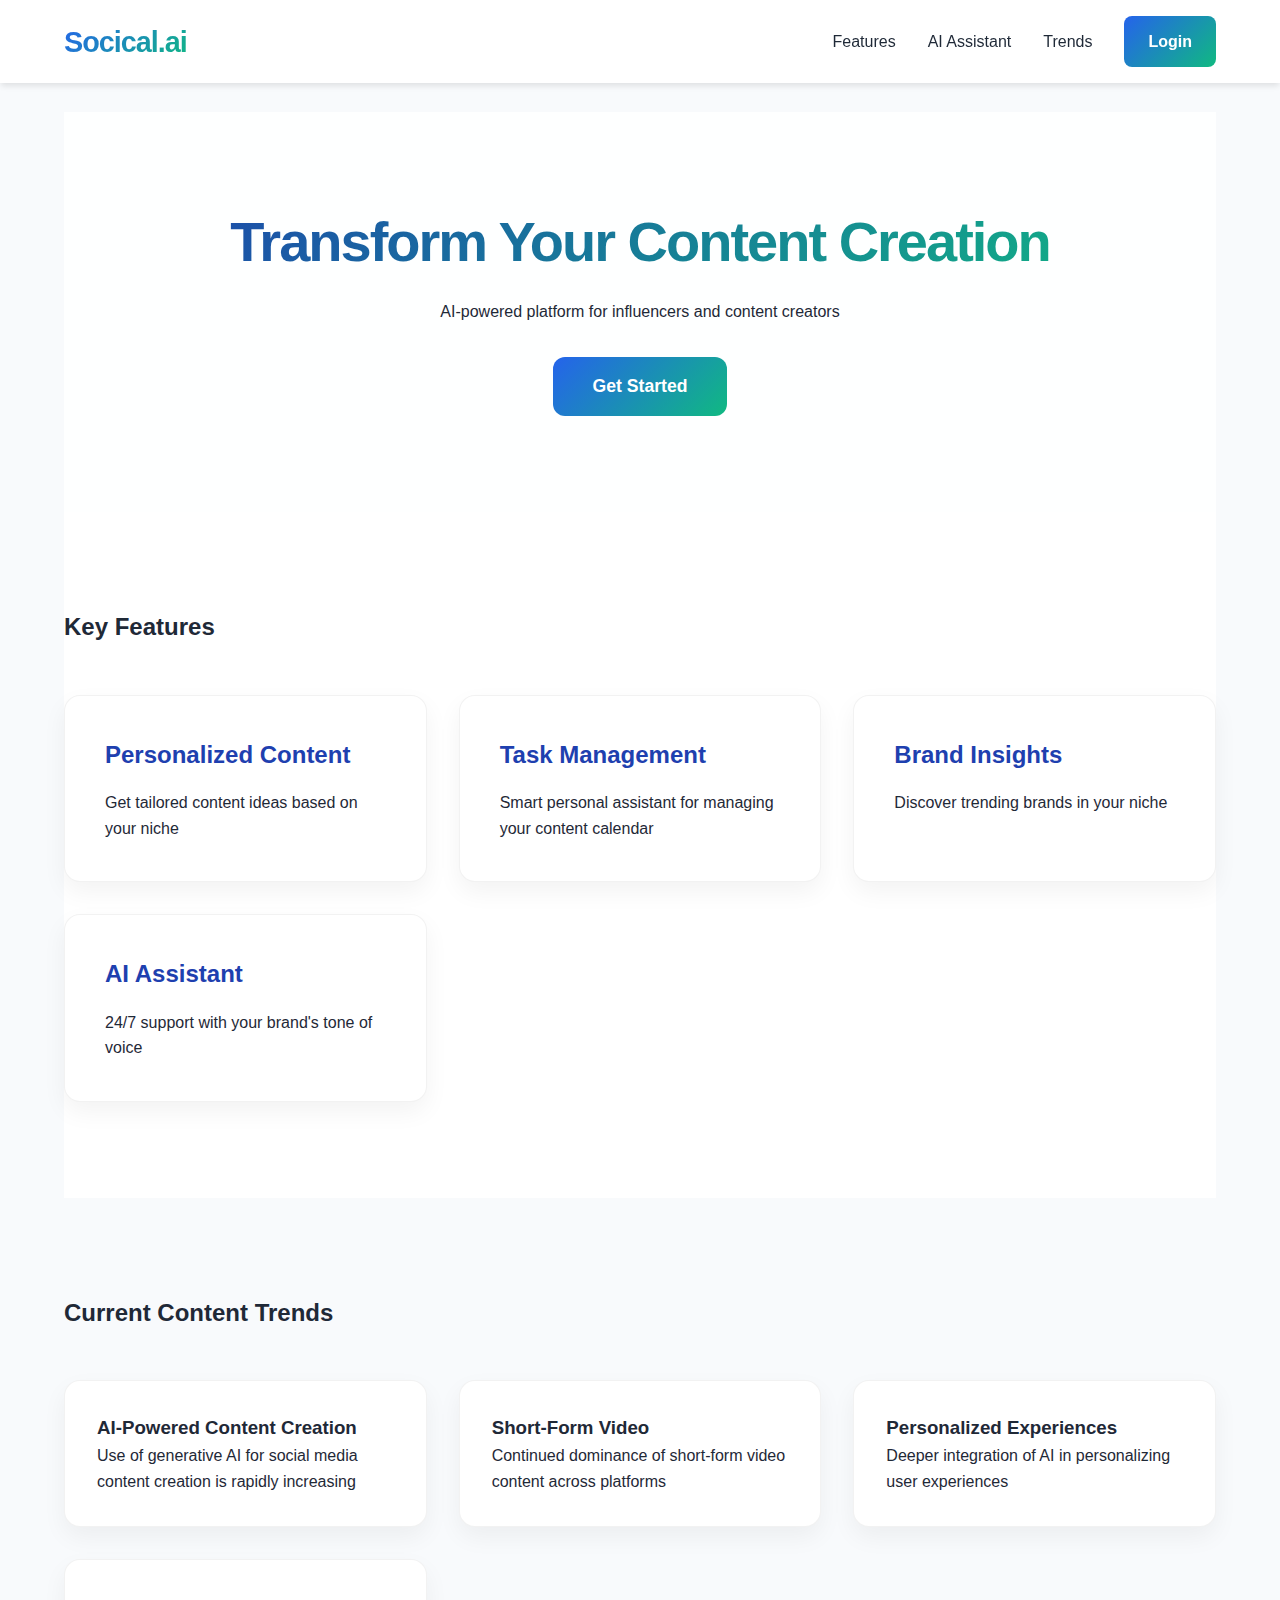
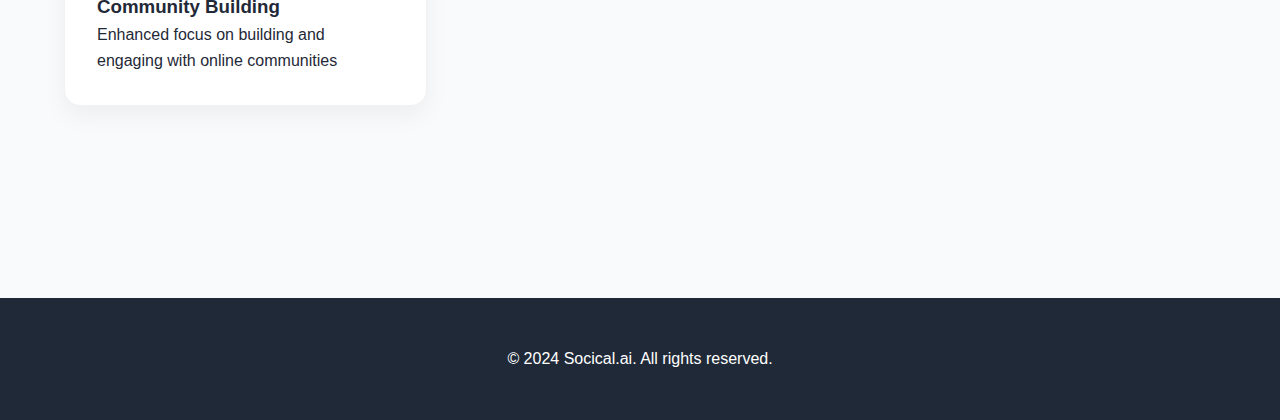
<file: index.html>
<!DOCTYPE html>
<html lang="en">
<head>
    <meta charset="UTF-8">
    <meta name="viewport" content="width=device-width, initial-scale=1.0">
    <title>Socical.ai - AI-Powered Content Creation Platform</title>
    <link rel="stylesheet" href="styles.css">
</head>
<body>
    <header>
        <nav>
            <div class="logo">Socical.ai</div>
            <div class="nav-links">
                <a href="#features">Features</a>
                <a href="#assistant">AI Assistant</a>
                <a href="#trends">Trends</a>
                <a href="#login" class="login-btn">Login</a>
            </div>
        </nav>
    </header>

    <main>
        <section class="hero">
            <h1>Transform Your Content Creation</h1>
            <p>AI-powered platform for influencers and content creators</p>
            <button class="cta-btn">Get Started</button>
        </section>

        <section id="features" class="features">
            <h2>Key Features</h2>
            <div class="feature-grid">
                <div class="feature-card">
                    <h3>Personalized Content</h3>
                    <p>Get tailored content ideas based on your niche</p>
                </div>
                <div class="feature-card">
                    <h3>Task Management</h3>
                    <p>Smart personal assistant for managing your content calendar</p>
                </div>
                <div class="feature-card">
                    <h3>Brand Insights</h3>
                    <p>Discover trending brands in your niche</p>
                </div>
                <div class="feature-card">
                    <h3>AI Assistant</h3>
                    <p>24/7 support with your brand's tone of voice</p>
                </div>
            </div>
        </section>

        <section id="trends" class="trends">
            <h2>Current Content Trends</h2>
            <div class="trends-container">
                <div class="trend-card">
                    <h3>AI-Powered Content Creation</h3>
                    <p>Use of generative AI for social media content creation is rapidly increasing</p>
                </div>
                <div class="trend-card">
                    <h3>Short-Form Video</h3>
                    <p>Continued dominance of short-form video content across platforms</p>
                </div>
                <div class="trend-card">
                    <h3>Personalized Experiences</h3>
                    <p>Deeper integration of AI in personalizing user experiences</p>
                </div>
                <div class="trend-card">
                    <h3>Community Building</h3>
                    <p>Enhanced focus on building and engaging with online communities</p>
                </div>
            </div>
        </section>
    </main>

    <footer>
        <p>&copy; 2024 Socical.ai. All rights reserved.</p>
    </footer>
</body>
</html>
</file>
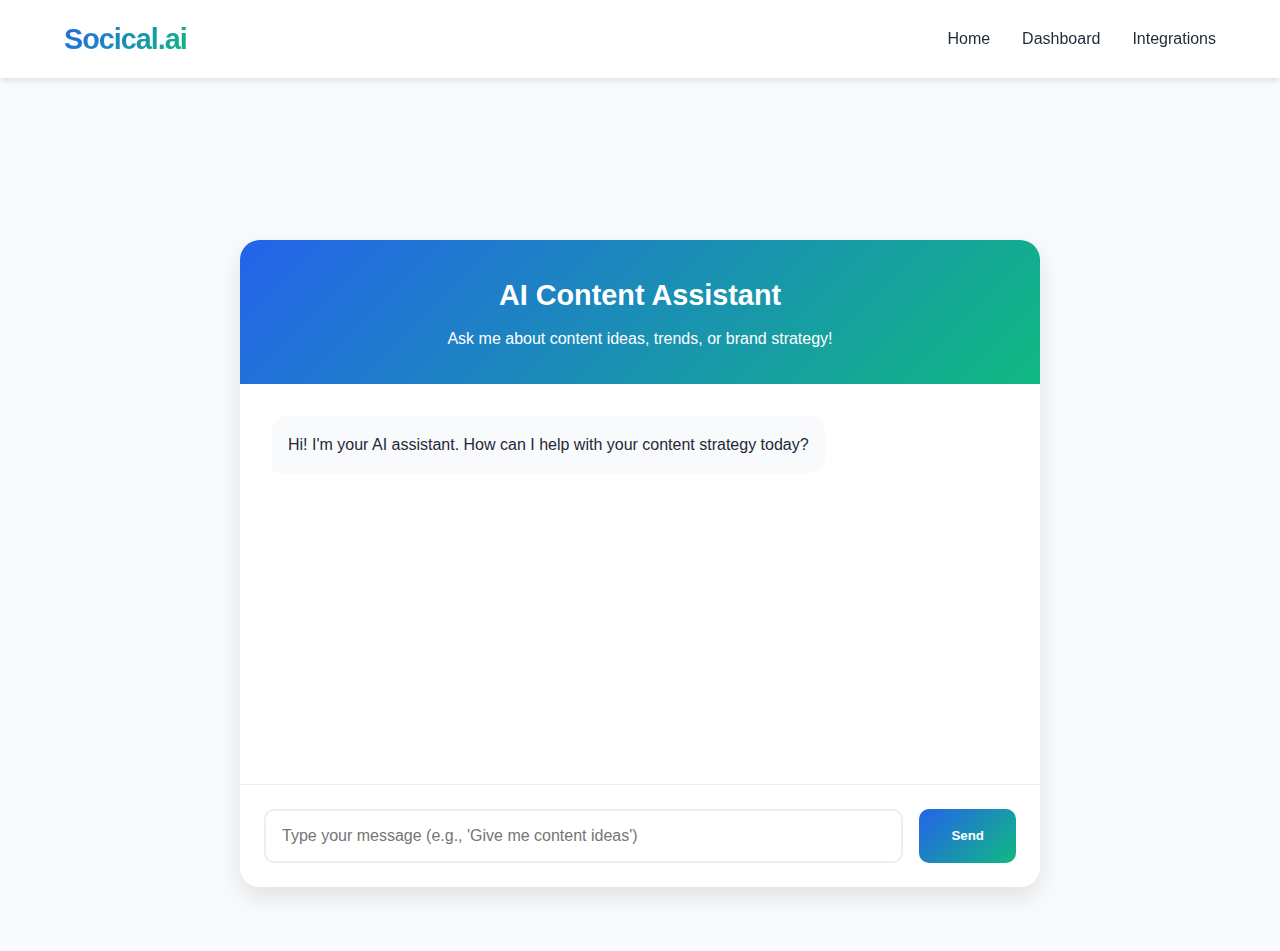
<file: pages/ai-chat.html>
<!DOCTYPE html>
<html lang="en">
<head>
    <meta charset="UTF-8">
    <meta name="viewport" content="width=device-width, initial-scale=1.0">
    <title>AI Assistant - Socical.ai</title>
    <link rel="stylesheet" href="../styles.css">
    <link rel="stylesheet" href="../css/chat.css">
</head>
<body>
    <header>
        <nav>
            <div class="logo">Socical.ai</div>
            <div class="nav-links">
                <a href="../index.html">Home</a>
                <a href="dashboard.html">Dashboard</a>
                <a href="integrations.html">Integrations</a>
            </div>
        </nav>
    </header>

    <main>
        <div class="chat-container">
            <div class="chat-header">
                <h2>AI Content Assistant</h2>
                <p>Ask me about content ideas, trends, or brand strategy!</p>
            </div>
            <div class="chat-messages">
                <div class="message ai">
                    <p>Hi! I'm your AI assistant. How can I help with your content strategy today?</p>
                </div>
            </div>
            <div class="chat-input">
                <input type="text" placeholder="Type your message (e.g., 'Give me content ideas')">
                <button>Send</button>
            </div>
        </div>
    </main>

    <script src="../js/chat.js"></script>
</body>
</html>
</file>
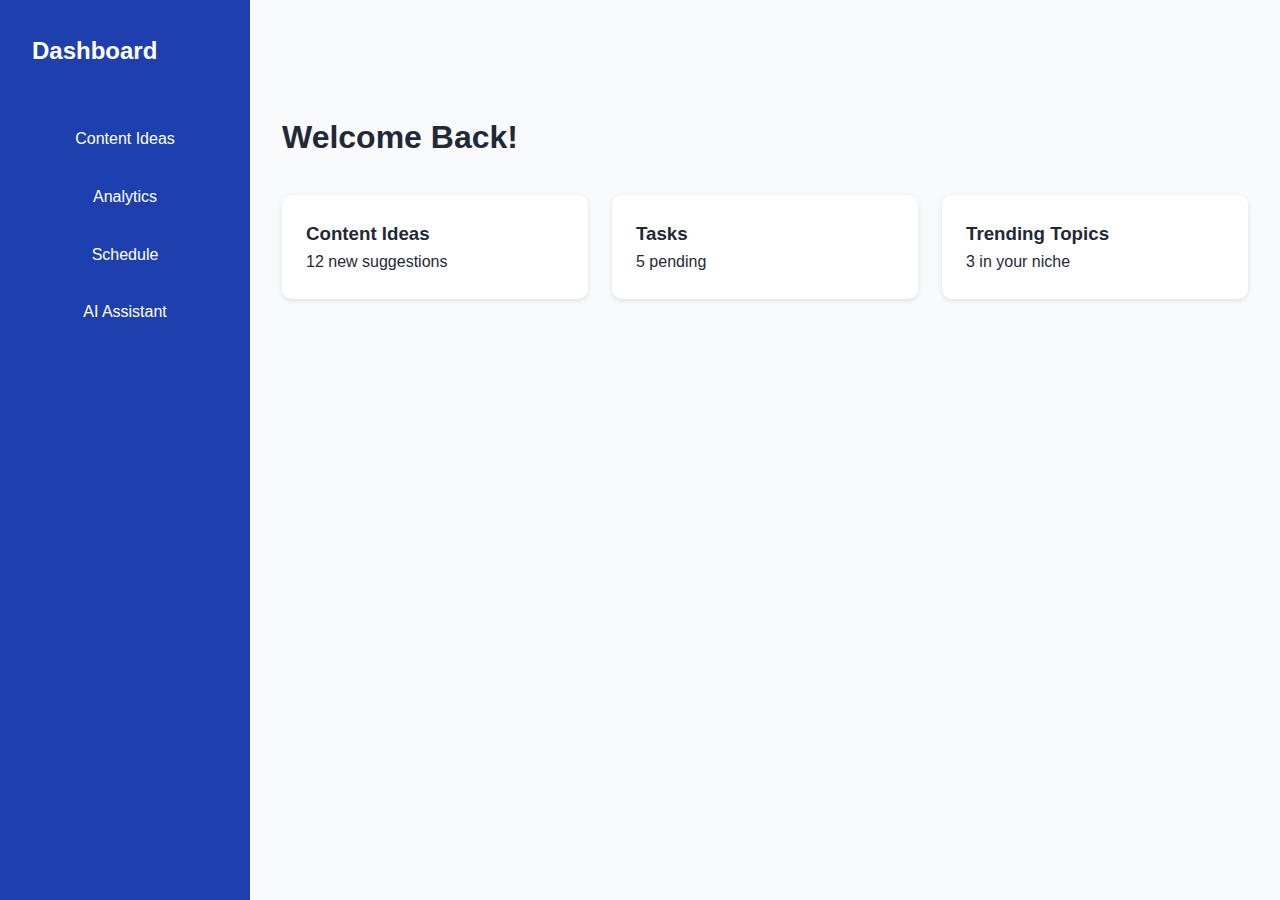
<file: pages/dashboard.html>
<!DOCTYPE html>
<html lang="en">
<head>
    <meta charset="UTF-8">
    <meta name="viewport" content="width=device-width, initial-scale=1.0">
    <title>Dashboard - Socical.ai</title>
    <link rel="stylesheet" href="../styles.css">
    <link rel="stylesheet" href="../css/dashboard.css">
</head>
<body>
    <div class="dashboard-container">
        <aside class="sidebar">
            <h2>Dashboard</h2>
            <nav>
                <a href="#">Content Ideas</a>
                <a href="#">Analytics</a>
                <a href="#">Schedule</a>
                <a href="#">AI Assistant</a>
            </nav>
        </aside>
        <main class="dashboard-main">
            <h1>Welcome Back!</h1>
            <div class="stats-grid">
                <div class="stat-card">
                    <h3>Content Ideas</h3>
                    <p>12 new suggestions</p>
                </div>
                <div class="stat-card">
                    <h3>Tasks</h3>
                    <p>5 pending</p>
                </div>
                <div class="stat-card">
                    <h3>Trending Topics</h3>
                    <p>3 in your niche</p>
                </div>
            </div>
        </main>
    </div>
</body>
</html>
</file>
<file: styles.css>
* {
    margin: 0;
    padding: 0;
    box-sizing: border-box;
}

:root {
    --primary: #2563eb;
    --primary-dark: #1e40af;
    --secondary: #10b981;
    --bg-light: #f8fafc;
    --text-dark: #1f2937;
}

body {
    font-family: 'Inter', -apple-system, sans-serif;
    line-height: 1.6;
    color: var(--text-dark);
    background: var(--bg-light);
}

header {
    background: rgba(255, 255, 255, 0.9);
    backdrop-filter: blur(10px);
    box-shadow: 0 4px 6px -1px rgba(0, 0, 0, 0.1);
    position: fixed;
    width: 100%;
    top: 0;
    z-index: 1000;
}

nav {
    display: flex;
    justify-content: space-between;
    align-items: center;
    padding: 1rem 5%;
    max-width: 1400px;
    margin: 0 auto;
}

.logo {
    font-size: 1.8rem;
    font-weight: 800;
    background: linear-gradient(135deg, var(--primary), var(--secondary));
    -webkit-background-clip: text;
    -webkit-text-fill-color: transparent;
    letter-spacing: -1px;
}

.nav-links {
    display: flex;
    gap: 2rem;
    align-items: center;
}

.nav-links a {
    text-decoration: none;
    color: var(--text-dark);
    font-weight: 500;
    transition: color 0.3s ease;
}

.nav-links a:hover {
    color: var(--primary);
}

.login-btn {
    background: linear-gradient(135deg, var(--primary), var(--secondary));
    color: white !important;
    padding: 0.8rem 1.5rem;
    border-radius: 8px;
    font-weight: 600 !important;
    transition: transform 0.3s ease !important;
}

.login-btn:hover {
    transform: translateY(-2px);
}

main {
    margin-top: 5rem;
    padding: 2rem 5%;
}

.hero {
    text-align: center;
    padding: 6rem 0;
    background: linear-gradient(rgba(255,255,255,0.9), rgba(255,255,255,0.9)), url('https://source.unsplash.com/random/1920x1080/?technology') center/cover;
}

.hero h1 {
    font-size: 3.5rem;
    margin-bottom: 1.5rem;
    background: linear-gradient(135deg, var(--primary-dark), var(--secondary));
    -webkit-background-clip: text;
    -webkit-text-fill-color: transparent;
    font-weight: 800;
    letter-spacing: -2px;
    line-height: 1.2;
}

.cta-btn {
    background: linear-gradient(135deg, var(--primary), var(--secondary));
    color: white;
    border: none;
    padding: 1.2rem 2.5rem;
    border-radius: 12px;
    font-size: 1.1rem;
    font-weight: 600;
    cursor: pointer;
    margin-top: 2rem;
    transition: transform 0.3s ease, box-shadow 0.3s ease;
}

.cta-btn:hover {
    transform: translateY(-3px);
    box-shadow: 0 10px 20px rgba(0,0,0,0.1);
}

.features {
    padding: 6rem 0;
    background: white;
}

.feature-grid {
    display: grid;
    grid-template-columns: repeat(auto-fit, minmax(280px, 1fr));
    gap: 2rem;
    margin-top: 3rem;
}

.feature-card {
    background: white;
    padding: 2.5rem;
    border-radius: 16px;
    box-shadow: 0 10px 25px rgba(0,0,0,0.05);
    transition: transform 0.3s ease;
    border: 1px solid rgba(0,0,0,0.05);
}

.feature-card:hover {
    transform: translateY(-5px);
}

.feature-card h3 {
    color: var(--primary-dark);
    margin-bottom: 1rem;
    font-size: 1.5rem;
}

.trends {
    padding: 6rem 0;
}

.trends-container {
    display: grid;
    grid-template-columns: repeat(auto-fit, minmax(280px, 1fr));
    gap: 2rem;
    margin-top: 3rem;
}

.trend-card {
    background: white;
    padding: 2rem;
    border-radius: 16px;
    box-shadow: 0 10px 25px rgba(0,0,0,0.05);
    transition: all 0.3s ease;
    border: 1px solid rgba(0,0,0,0.05);
}

.trend-card:hover {
    transform: scale(1.02);
}

footer {
    text-align: center;
    padding: 3rem;
    background: var(--text-dark);
    color: white;
    margin-top: 4rem;
}

@media (max-width: 768px) {
    .nav-links {
        display: none;
    }
    
    .hero h1 {
        font-size: 2.5rem;
    }
    
    .feature-grid, .trends-container {
        grid-template-columns: 1fr;
    }
}

/* Animations */
@keyframes fadeIn {
    from { opacity: 0; transform: translateY(20px); }
    to { opacity: 1; transform: translateY(0); }
}

.feature-card, .trend-card {
    animation: fadeIn 0.6s ease-out forwards;
}

.feature-card:nth-child(2) { animation-delay: 0.2s; }
.feature-card:nth-child(3) { animation-delay: 0.4s; }
.feature-card:nth-child(4) { animation-delay: 0.6s; }
</file>
<file: css/chat.css>
.chat-container {
    max-width: 800px;
    margin: 8rem auto 2rem;
    background: white;
    border-radius: 20px;
    box-shadow: 0 10px 25px rgba(0,0,0,0.1);
    overflow: hidden;
}

.chat-header {
    background: linear-gradient(135deg, var(--primary), var(--secondary));
    color: white;
    padding: 2rem;
    text-align: center;
}

.chat-header h2 {
    margin-bottom: 0.5rem;
    font-size: 1.8rem;
}

.chat-messages {
    padding: 2rem;
    height: 400px;
    overflow-y: auto;
    display: flex;
    flex-direction: column;
    gap: 1rem;
}

.message {
    max-width: 80%;
    padding: 1rem;
    border-radius: 15px;
    animation: messageSlide 0.3s ease-out;
}

.message.ai {
    background: var(--bg-light);
    align-self: flex-start;
    border-bottom-left-radius: 5px;
}

.message.user {
    background: var(--primary);
    color: white;
    align-self: flex-end;
    border-bottom-right-radius: 5px;
}

.chat-input {
    display: flex;
    padding: 1.5rem;
    gap: 1rem;
    border-top: 1px solid #eee;
    background: white;
}

.chat-input input {
    flex: 1;
    padding: 1rem;
    border: 2px solid #eee;
    border-radius: 10px;
    font-size: 1rem;
    transition: border-color 0.3s ease;
}

.chat-input input:focus {
    outline: none;
    border-color: var(--primary);
}

.chat-input button {
    background: linear-gradient(135deg, var(--primary), var(--secondary));
    color: white;
    border: none;
    padding: 1rem 2rem;
    border-radius: 10px;
    cursor: pointer;
    font-weight: 600;
    transition: transform 0.3s ease;
}

.chat-input button:hover {
    transform: translateY(-2px);
}

@keyframes messageSlide {
    from {
        opacity: 0;
        transform: translateY(20px);
    }
    to {
        opacity: 1;
        transform: translateY(0);
    }
}
</file>
<file: css/dashboard.css>
.dashboard-container {
    display: flex;
    min-height: 100vh;
}

.sidebar {
    width: 250px;
    background: #1e40af;
    color: white;
    padding: 2rem;
}

.sidebar nav {
    display: flex;
    flex-direction: column;
    gap: 1rem;
    margin-top: 2rem;
}

.sidebar a {
    color: white;
    text-decoration: none;
    padding: 0.5rem;
    border-radius: 5px;
}

.sidebar a:hover {
    background: rgba(255,255,255,0.1);
}

.dashboard-main {
    flex: 1;
    padding: 2rem;
}

.stats-grid {
    display: grid;
    grid-template-columns: repeat(auto-fit, minmax(200px, 1fr));
    gap: 1.5rem;
    margin-top: 2rem;
}

.stat-card {
    background: white;
    padding: 1.5rem;
    border-radius: 10px;
    box-shadow: 0 2px 5px rgba(0,0,0,0.1);
}
</file>
